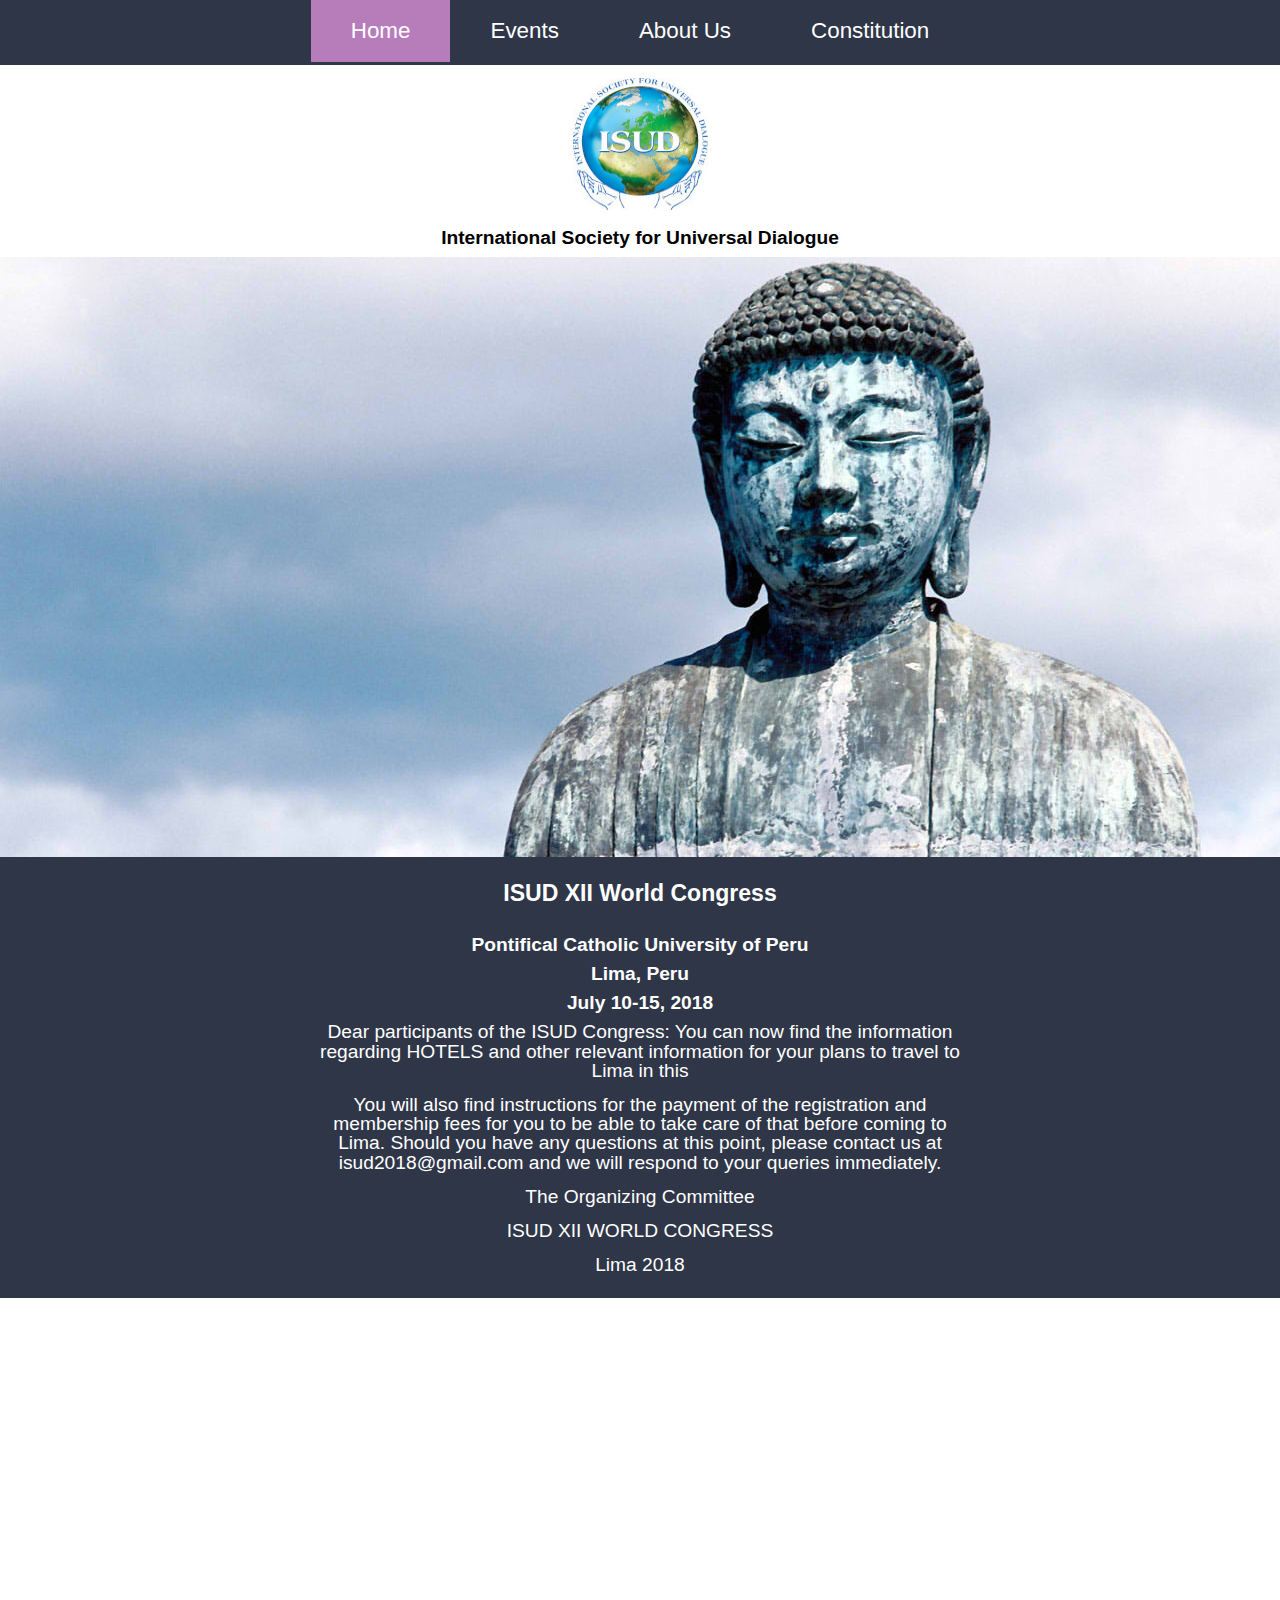
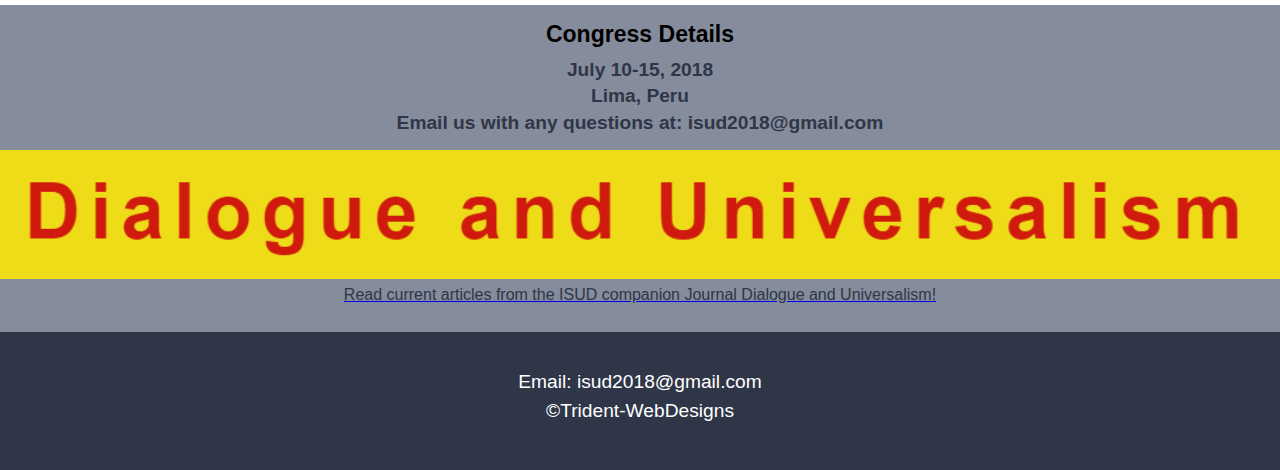
<file: index.html>
<!DOCTYPE html>
<!--Andy Kukuc-->
<!--Geldi Omeri-->
<!--Daniel Rybski-->
<!--ITMD-362-01-->
<!--Project 2-->
<!--24th Oct. 2018-->
<html lang="en">
  <head>
    <meta charset="utf-8"/>
    <meta name="viewport" content="width=device-width,initial-scale=1.0,shrink-to-fit=no"/>
    <link rel="stylesheet" type="text/css" href="css/style.css">
    <link rel="shortcut icon" href="media/ico.ico"/>
    <title>Trident-WebDesigns Project 2</title>
  </head>
  <body id="home">
    <header>
      <div class="logo">
        <img src="media/globe1.jpg" alt="globe" class="banner_pic">
      </div>
      <h1 class="title">International Society for Universal Dialogue</h1>
      <nav class="nav">
        <ul>
          <li><a class="active" href="index.html">Home</a></li>
          <li><a href="events.html">Events</a></li>
          <li><a href="about.html">About Us</a></li>
          <li><a href="const.html">Constitution</a></li>
        </ul>
      </nav>
    </header>
    <main>
      <div id="slideShow">
        <img class="slides" src="media/statue.jpg" alt="Statue">
        <img class="slides" src="media/man.jpg" alt="Man Looking at the Ocean">
        <img class="slides" src="media/monkey.jpg" alt="Monkey">
        <img class="slides" src="media/dirtywater.jpg" alt="Dirty Water">
      </div>
      <div id="isud">
        <h1>ISUD XII World Congress</h1>
        <h2>Pontifical Catholic University of Peru</h2>
        <h2>Lima, Peru</h2>
        <h2>July 10-15, 2018</h2>
        <p>Dear participants of the ISUD Congress: You can now find the information regarding HOTELS and other relevant information for your plans to travel to Lima in this</p>
        <p>You will also find instructions for the payment of the registration and membership fees for you to be able to take care of that before coming to Lima.
        Should you have any questions at this point, please contact us at isud2018@gmail.com and we will respond to your queries immediately.</p>
        <p>The Organizing Committee</p>
        <p>ISUD XII WORLD CONGRESS</p>
        <p class="end">Lima 2018</p>
      </div>
      <div id="isudVideo">
        <iframe class="isudVideo" src="https://www.youtube.com/embed/sF5n78x9LgE" allow="accelerometer; autoplay; encrypted-media; gyroscope; picture-in-picture" allowfullscreen></iframe>
      </div>
      <div id="congress">
        <h1>Congress Details</h1>
        <p>July 10-15, 2018</p>
        <p>Lima, Peru</p>
        <p class="end">Email us with any questions at: isud2018@gmail.com</p>
        <a href="http://dialogueanduniversalism.eu/">
          <img id="DaU" src="media/DaU.png" alt="Dialogue and Universalism">
          <p id="DaUText" class="end">Read current articles from the ISUD companion Journal Dialogue and Universalism!</p>
        </a>
      </div>
    </main>
    <footer>
      <p>Email: <a href="mailto:isud2018@gmail.com">isud2018@gmail.com</a></p>
      <p>©Trident-WebDesigns</p>
      <script type="text/javascript" src="JScript/script.js"></script>
    </footer>
  </body>
</html>
</file>
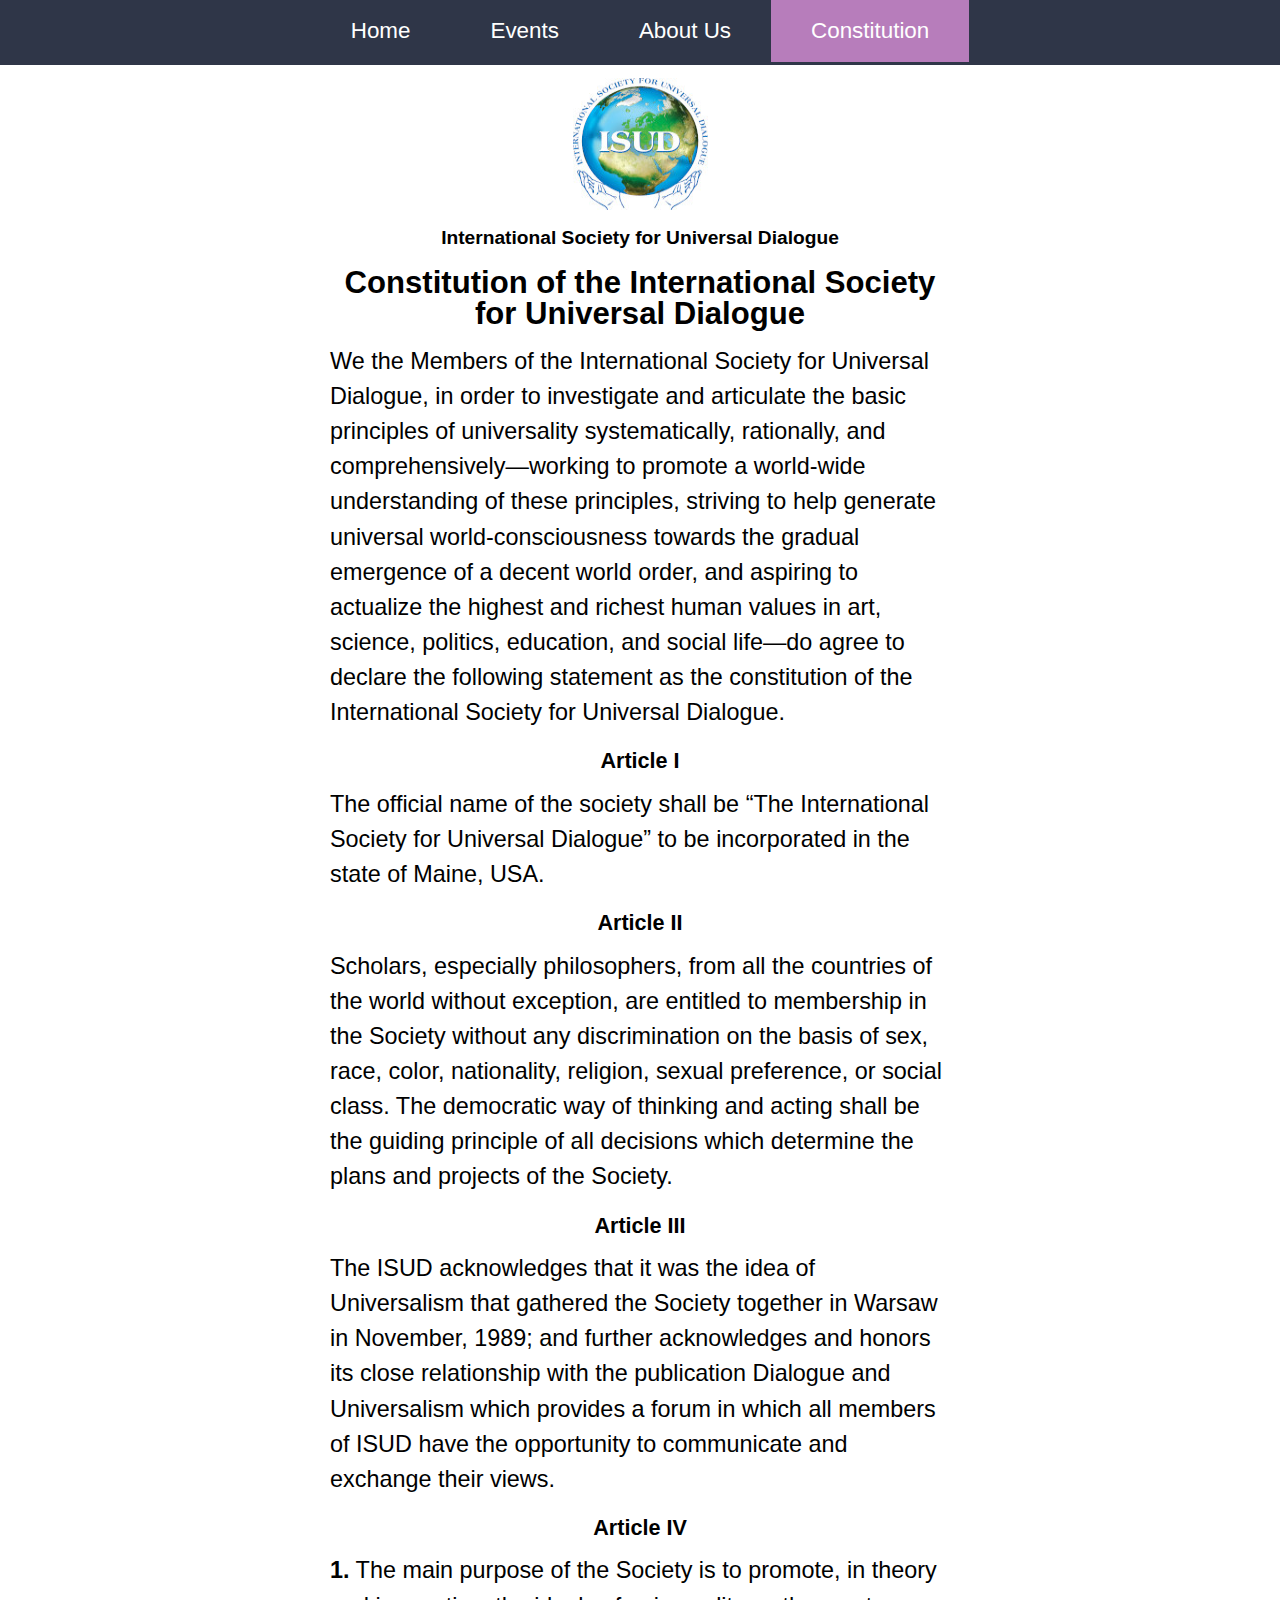
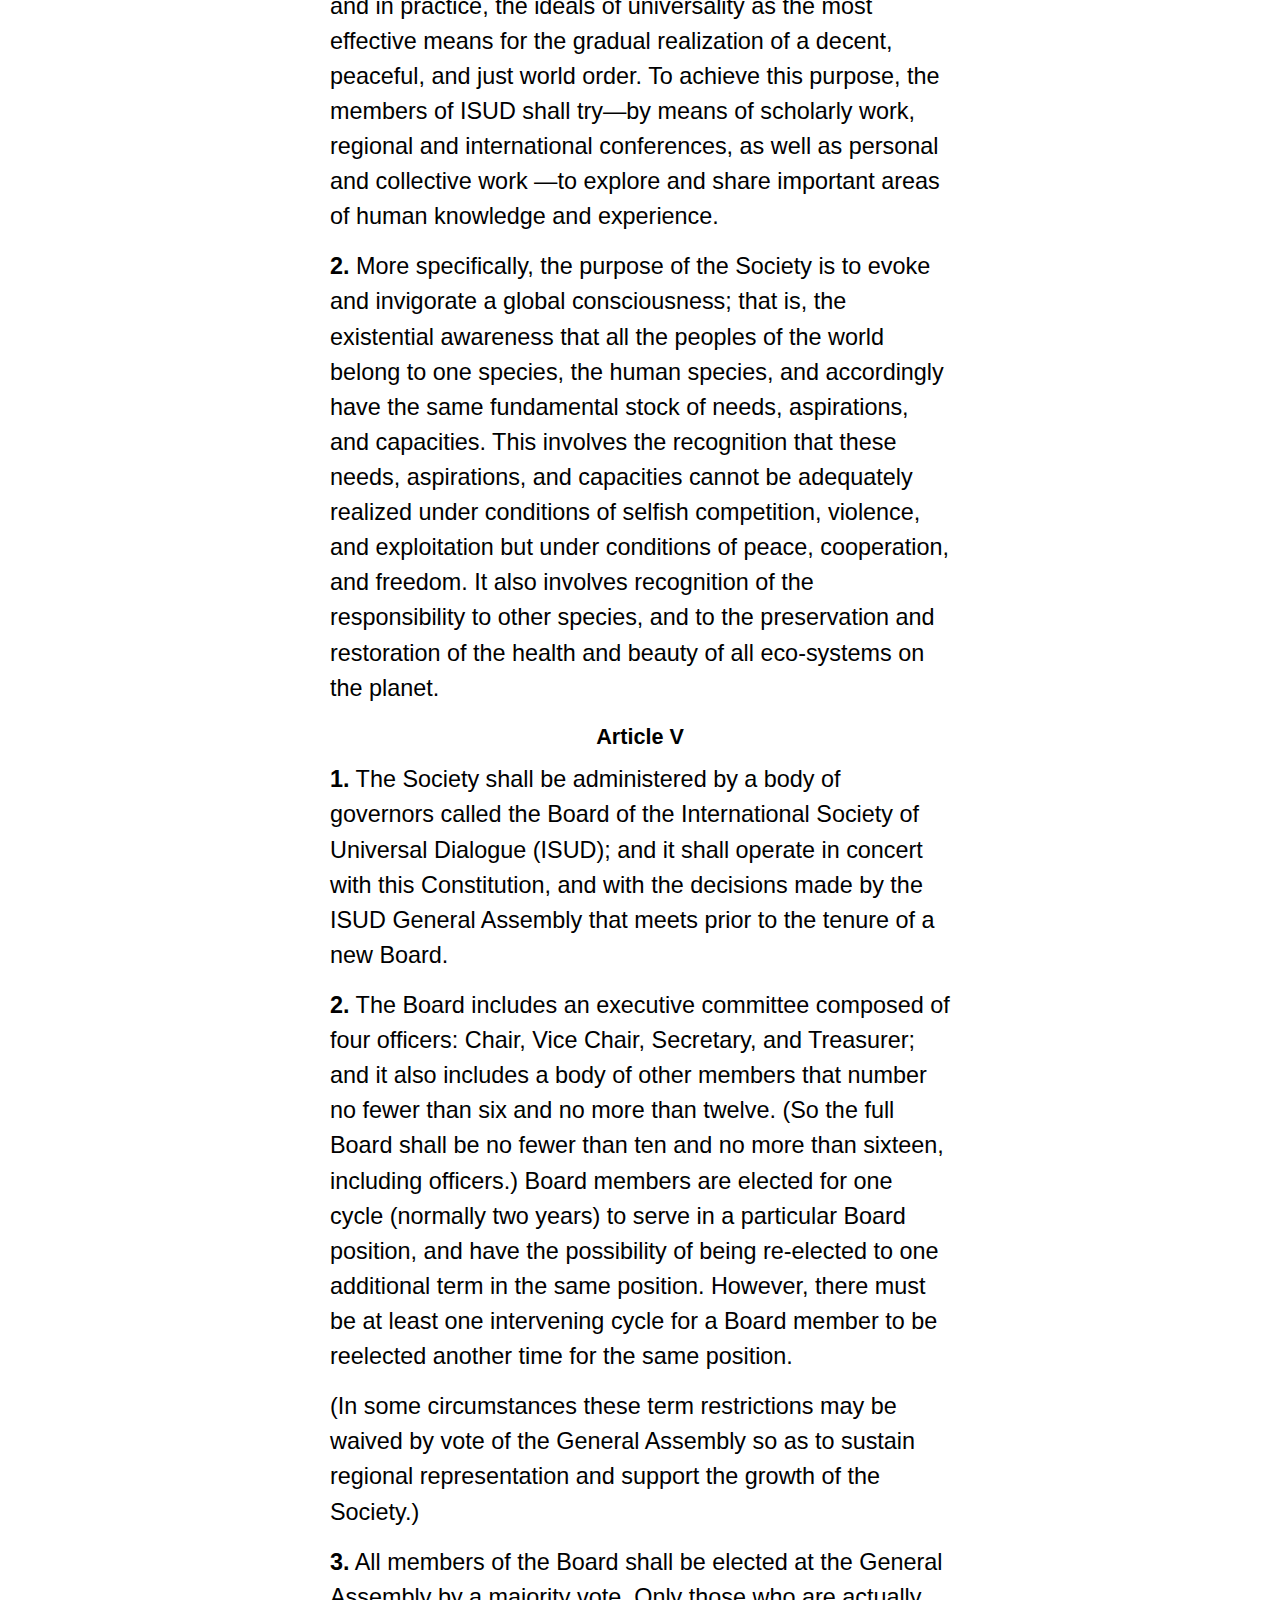
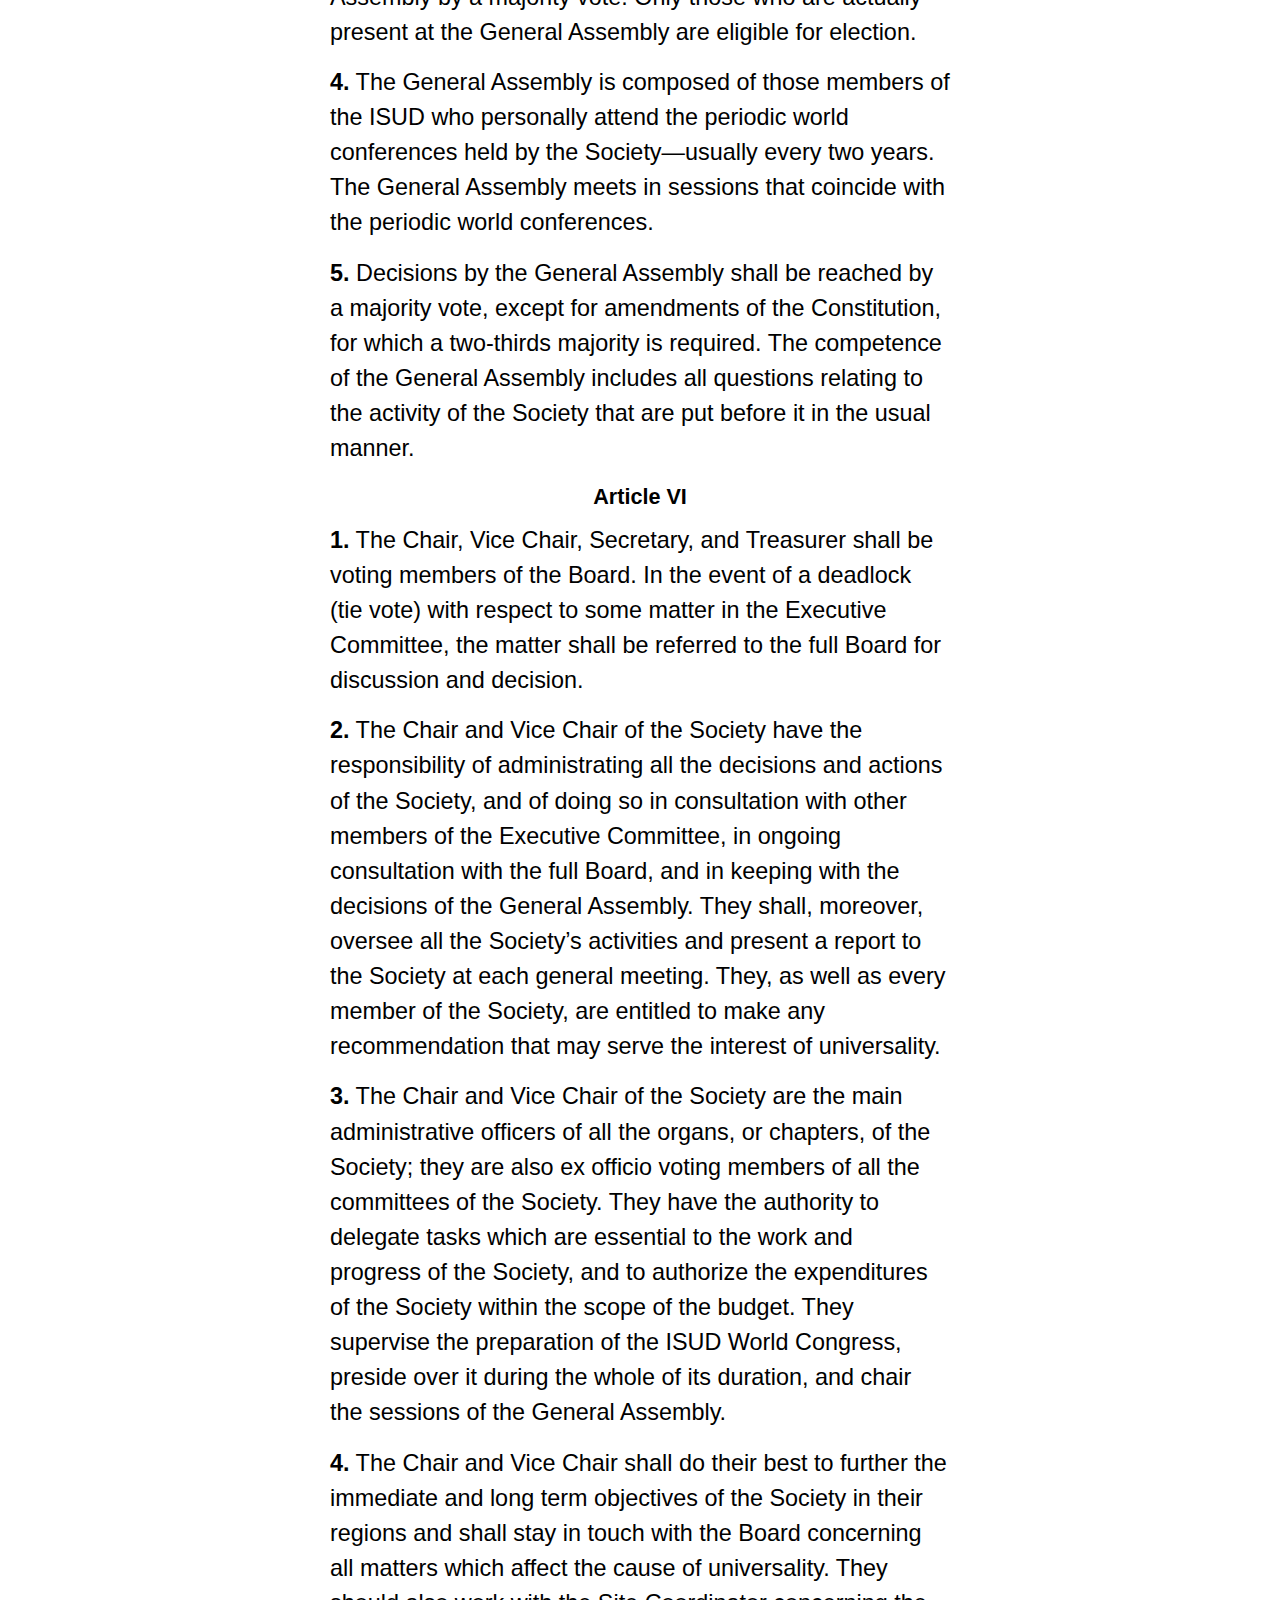
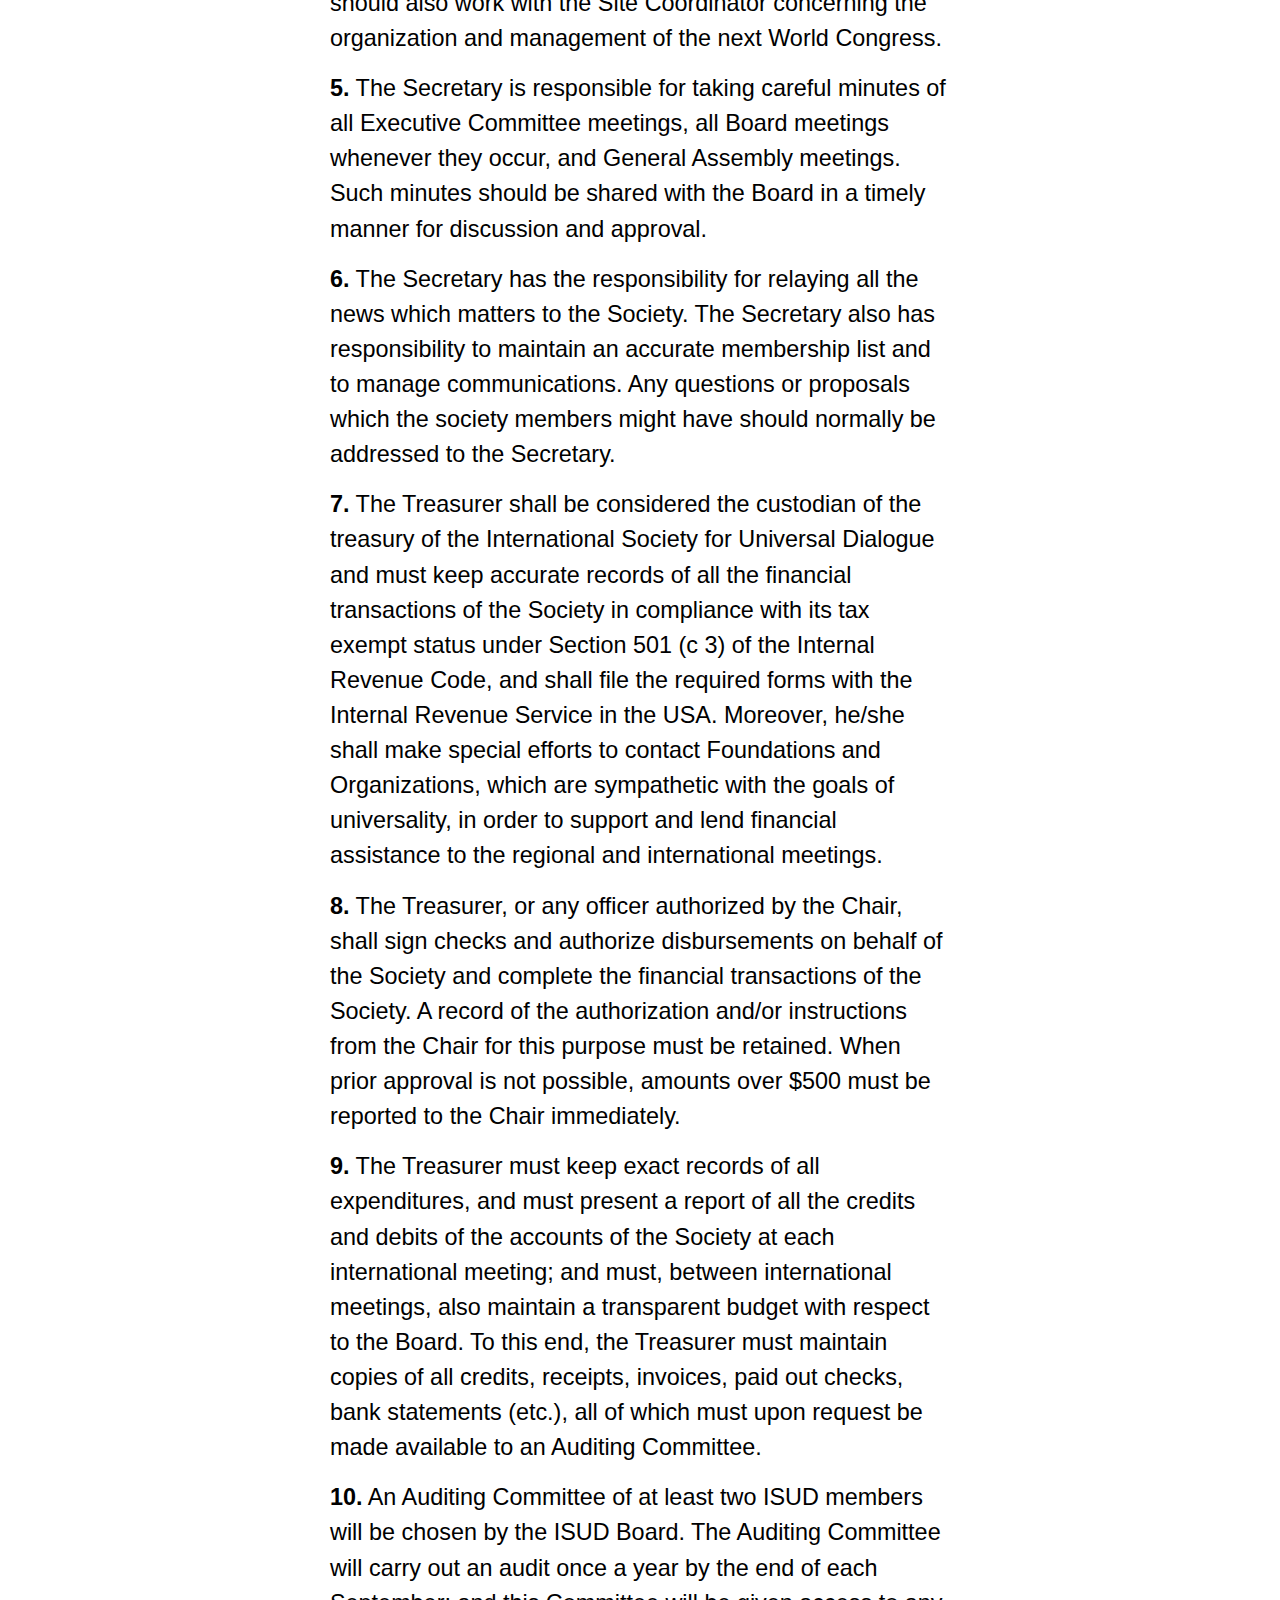
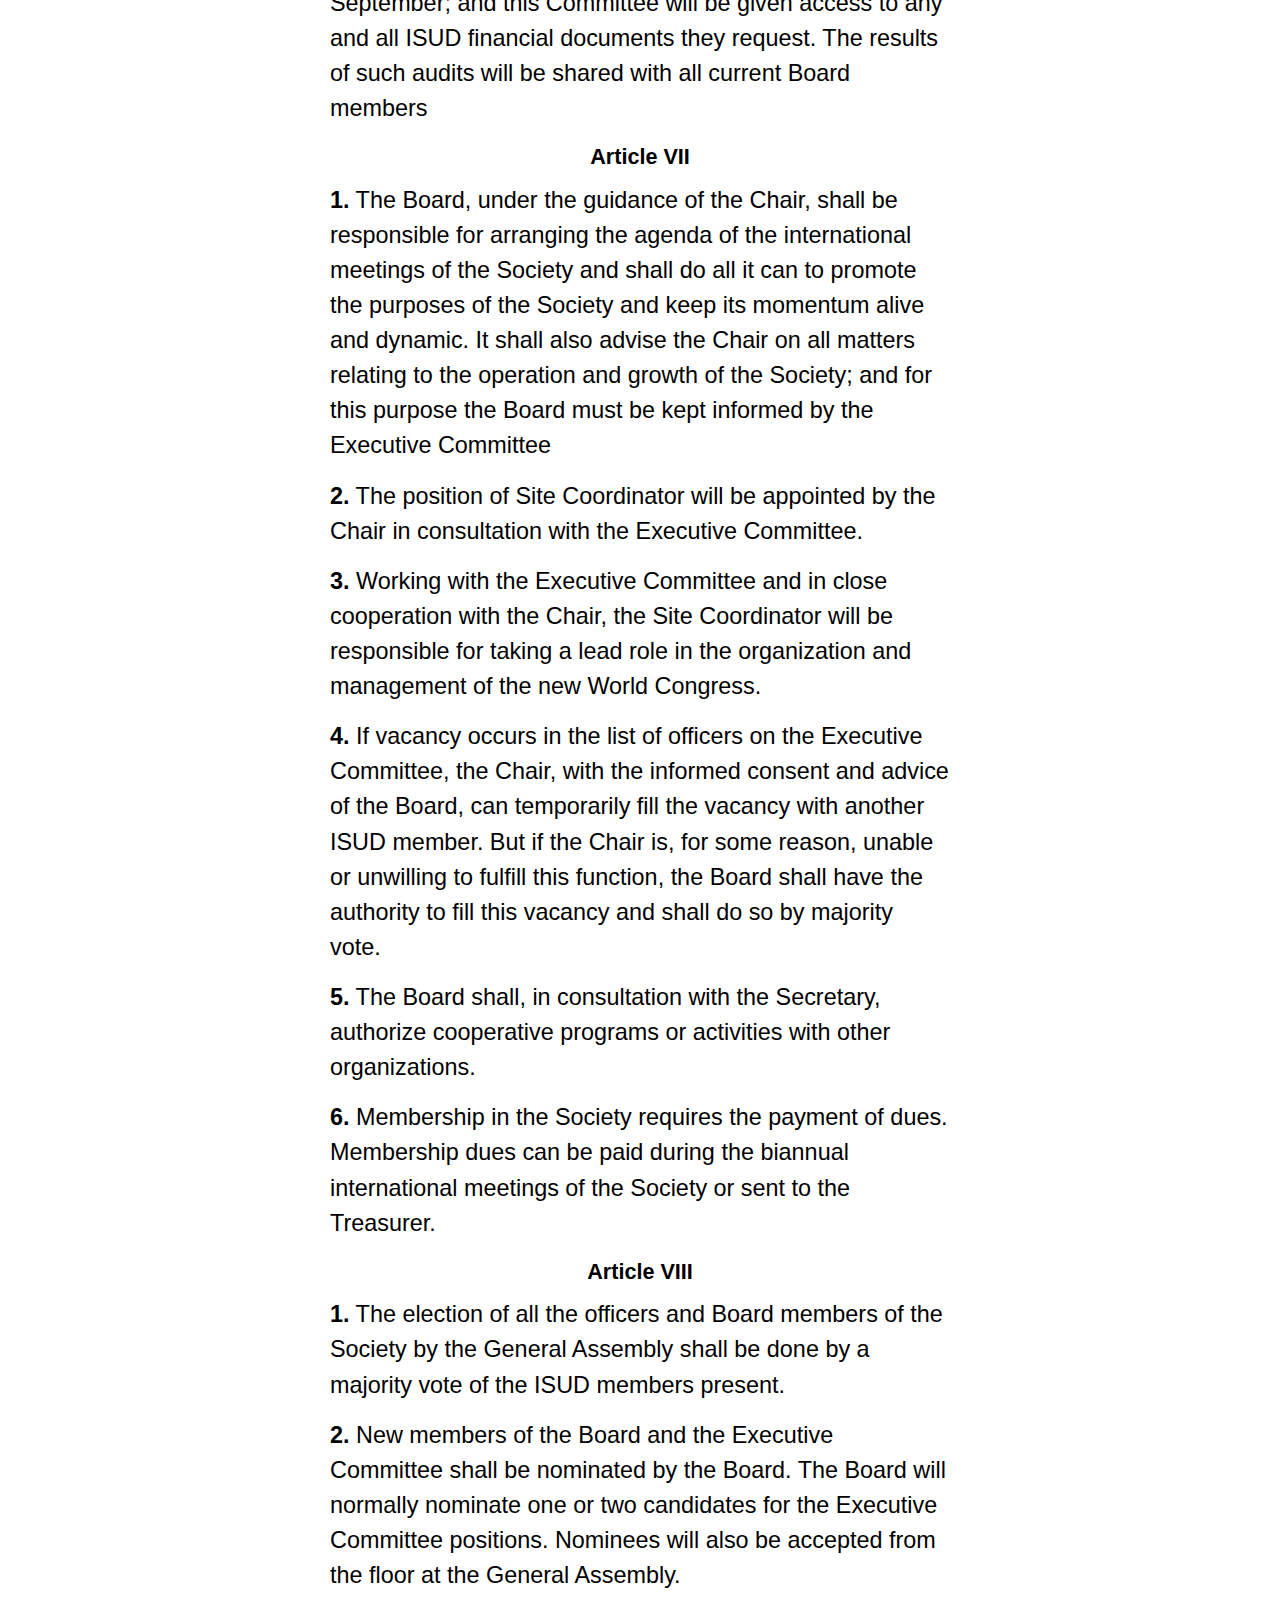
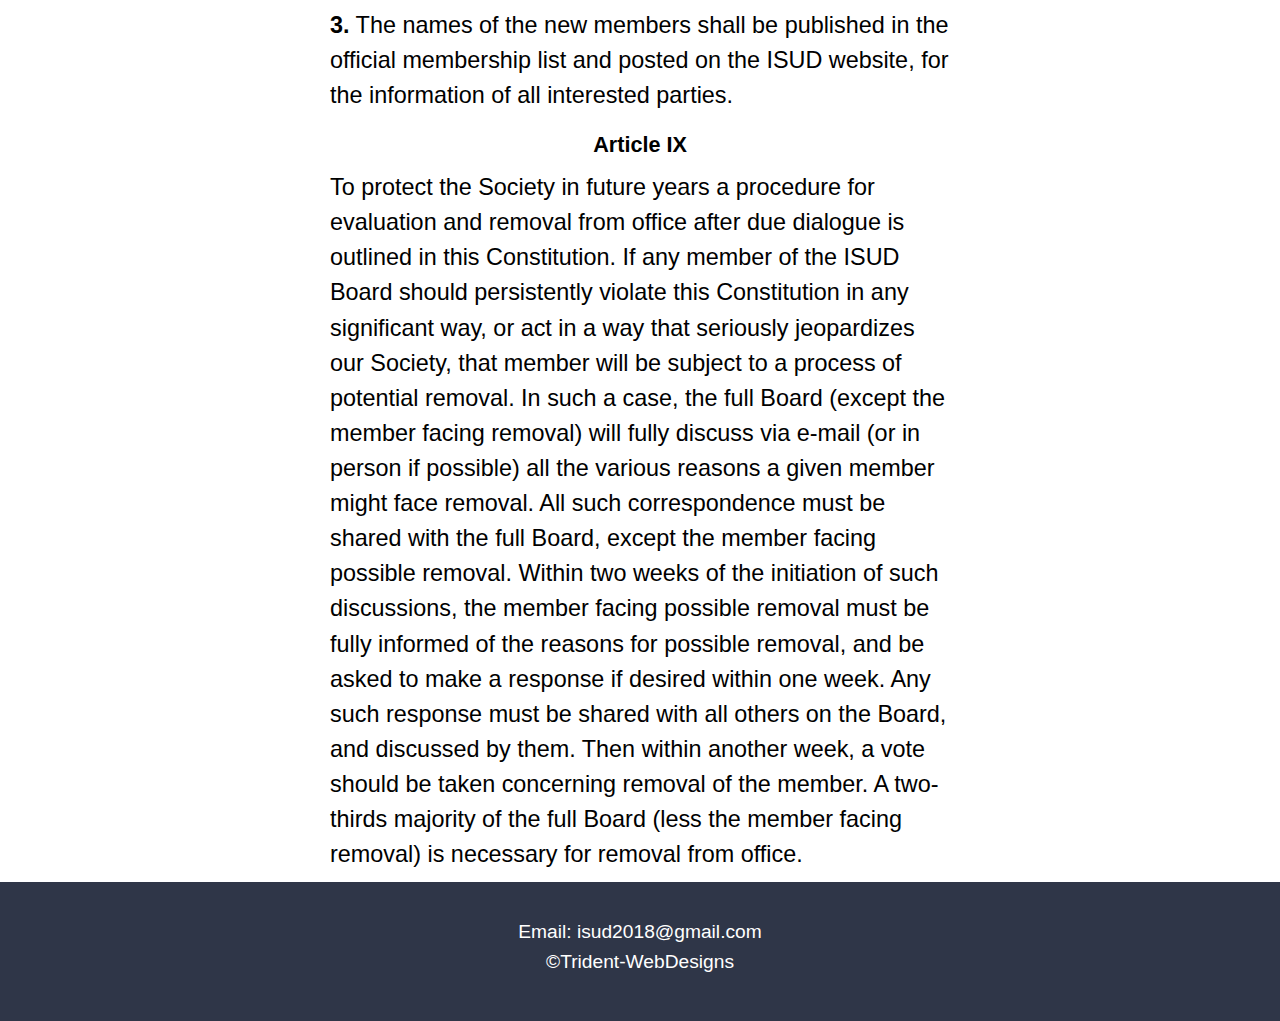
<file: const.html>
<!DOCTYPE html>
<!--Andy Kukuc-->
<!--Geldi Omeri-->
<!--Daniel Rybski-->
<!--ITMD-362-01-->
<!--Project 2-->
<!--15th Nov. 2018-->
<html lang="en">
  <head>
    <meta charset="utf-8"/>
    <meta name="viewport" content="width=device-width,initial-scale=1.0,shrink-to-fit=no"/>
    <link rel="stylesheet" type="text/css" href="css/style.css">
    <link rel="shortcut icon" href="media/ico.ico"/>
    <title>Trident-WebDesigns Project 2</title>
  </head>
  <body id="home">
    <header>
      <div class="logo">
        <img src="media/globe1.jpg" alt="globe" class="banner_pic">
      </div>
      <h1 class="title">International Society for Universal Dialogue</h1>
      <nav class="nav">
        <ul>
          <li><a href="index.html">Home</a></li>
          <li><a href="events.html">Events</a></li>
          <li><a href="about.html">About Us</a></li>
          <li><a class="active" href="const.html">Constitution</a></li>
        </ul>
      </nav>
    </header>
    <main>
    <div id="con">
      <h1 class="con">Constitution of the International Society for Universal Dialogue</h1>
    <p>We the Members of the International Society for Universal Dialogue, in order to investigate and articulate the basic principles of universality systematically, rationally, and comprehensively—working to promote a world-wide understanding of these principles, striving to help generate universal world-consciousness towards the gradual emergence of a decent world order, and aspiring to actualize the highest and richest human values in art, science, politics, education, and social life—do agree to declare the following statement as the constitution of the International Society for Universal Dialogue.</p>
    <h2>Article I</h2>
    <p>The official name of the society shall be “The International Society for Universal Dialogue” to be incorporated in the state of Maine, USA.</p>
	<h2>Article II</h2>
	<p>Scholars, especially philosophers, from all the countries of the world without exception, are entitled to membership in the Society without any discrimination on the basis of sex, race, color, nationality, religion, sexual preference, or social class. The democratic way of thinking and acting shall be the guiding principle of all decisions which determine the plans and projects of the Society.</p>
	<h2>Article III</h2>
	<p>The ISUD acknowledges that it was the idea of Universalism that gathered the Society together in Warsaw in November, 1989; and further acknowledges and honors its close relationship with the publication Dialogue and Universalism which provides a forum in which all members of ISUD have the opportunity to communicate and exchange their views.</p>
	<h2>Article IV</h2>
  <p><strong>1.</strong> The main purpose of the Society is to promote, in theory and in practice, the ideals of universality as the most effective means for the gradual realization of a decent, peaceful, and just world order. To achieve this purpose, the members of ISUD shall try—by means of scholarly work, regional and international conferences, as well as personal and collective work —to explore and share important areas of human knowledge and experience.</p>
  <p><strong>2.</strong> More specifically, the purpose of the Society is to evoke and invigorate a global consciousness; that is, the existential awareness that all the peoples of the world belong to one species, the human species, and accordingly have the same fundamental stock of needs, aspirations, and capacities. This involves the recognition that these needs, aspirations, and capacities cannot be adequately realized under conditions of selfish competition, violence, and exploitation but under conditions of peace, cooperation, and freedom. It also involves recognition of the responsibility to other species, and to the preservation and restoration of the health and beauty of all eco-systems on the planet.</p>
	<h2>Article V</h2>
  <p><strong>1.</strong> The Society shall be administered by a body of governors called the Board of the International Society of Universal Dialogue (ISUD); and it shall operate in concert with this Constitution, and with the decisions made by the ISUD General Assembly that meets prior to the tenure of a new Board.</p>
  <p><strong>2.</strong> The Board includes an executive committee composed of four officers: Chair, Vice Chair, Secretary, and Treasurer; and it also includes a body of other members that number no fewer than six and no more than twelve. (So the full Board shall be no fewer than ten and no more than sixteen, including officers.) Board members are elected for one cycle (normally two years) to serve in a particular Board position, and have the possibility of being re-elected to one additional term in the same position. However, there must be at least one intervening cycle for a Board member to be reelected another time for the same position.</p>
	<p>(In some circumstances these term restrictions may be waived by vote of the General Assembly so as to sustain regional representation and support the growth of the Society.)</p>
  <p><strong>3.</strong> All members of the Board shall be elected at the General Assembly by a majority vote. Only those who are actually present at the General Assembly are eligible for election.</p>
  <p><strong>4.</strong> The General Assembly is composed of those members of the ISUD who personally attend the periodic world conferences held by the Society—usually every two years. The General Assembly meets in sessions that coincide with the periodic world conferences.</p>
  <p><strong>5.</strong> Decisions by the General Assembly shall be reached by a majority vote, except for amendments of the Constitution, for which a two-thirds majority is required. The competence of the General Assembly includes all questions relating to the activity of the Society that are put before it in the usual manner.</p>
	<h2>Article VI</h2>
  <p><strong>1.</strong> The Chair, Vice Chair, Secretary, and Treasurer shall be voting members of the Board. In the event of a deadlock (tie vote) with respect to some matter in the Executive Committee, the matter shall be referred to the full Board for discussion and decision.</p>
  <p><Strong>2.</strong> The Chair and Vice Chair of the Society have the responsibility of administrating all the decisions and actions of the Society, and of doing so in consultation with other members of the Executive Committee, in ongoing consultation with the full Board, and in keeping with the decisions of the General Assembly. They shall, moreover, oversee all the Society’s activities and present a report to the Society at each general meeting. They, as well as every member of the Society, are entitled to make any recommendation that may serve the interest of universality.</p>
  <p><strong>3.</strong> The Chair and Vice Chair of the Society are the main administrative officers of all the organs, or chapters, of the Society; they are also ex officio voting members of all the committees of the Society. They have the authority to delegate tasks which are essential to the work and progress of the Society, and to authorize the expenditures of the Society within the scope of the budget. They supervise the preparation of the ISUD World Congress, preside over it during the whole of its duration, and chair the sessions of the General Assembly.</p>
  <p><strong>4.</strong> The Chair and Vice Chair shall do their best to further the immediate and long term objectives of the Society in their regions and shall stay in touch with the Board concerning all matters which affect the cause of universality. They should also work with the Site Coordinator concerning the organization and management of the next World Congress.</p>
  <p><strong>5.</strong>  The Secretary is responsible for taking careful minutes of all Executive Committee meetings, all Board meetings whenever they occur, and General Assembly meetings. Such minutes should be shared with the Board in a timely manner for discussion and approval.</p>
  <p><strong>6.</strong> The Secretary has the responsibility for relaying all the news which matters to the Society. The Secretary also has responsibility to maintain an accurate membership list and to manage communications. Any questions or proposals which the society members might have should normally be addressed to the Secretary.</p>
  <p><strong>7.</strong> The Treasurer shall be considered the custodian of the treasury of the International Society for Universal Dialogue and must keep accurate records of all the financial transactions of the Society in compliance with its tax exempt status under Section 501 (c 3) of the Internal Revenue Code, and shall file the required forms with the Internal Revenue Service in the USA.  Moreover, he/she shall make special efforts to contact Foundations and Organizations, which are sympathetic with the goals of universality, in order to support and lend financial assistance to the regional and international meetings.</p>
  <p><strong>8.</strong> The Treasurer, or any officer authorized by the Chair, shall sign checks and authorize disbursements on behalf of the Society and complete the financial transactions of the Society.  A record of the authorization and/or instructions from the Chair for this purpose must be retained.  When prior approval is not possible, amounts over $500 must be reported to the Chair immediately.</p>
  <p><strong>9.</strong> The Treasurer must keep exact records of all expenditures, and must present a report of all the credits and debits of the accounts of the Society at each international meeting; and must, between international meetings, also maintain a transparent budget with respect to the Board. To this end, the Treasurer must maintain copies of all credits, receipts, invoices, paid out checks, bank statements (etc.), all of which must upon request be made available to an Auditing Committee.</p>
  <p><strong>10.</strong> An Auditing Committee of at least two ISUD members will be chosen by the ISUD Board. The Auditing Committee will carry out an audit once a year by the end of each September; and this Committee will be given access to any and all ISUD financial documents they request. The results of such audits will be shared with all current Board members</p>
	<h2>Article VII</h2>
  <p><strong>1.</strong> The Board, under the guidance of the Chair, shall be responsible for arranging the agenda of the international meetings of the Society and shall do all it can to promote the purposes of the Society and keep its momentum alive and dynamic. It shall also advise the Chair on all matters relating to the operation and growth of the Society; and for this purpose the Board must be kept informed by the Executive Committee</p>
  <p><strong>2.</strong> The position of Site Coordinator will be appointed by the Chair in consultation with the Executive Committee.</p>
  <p><strong>3.</strong> Working with the Executive Committee and in close cooperation with the Chair, the Site Coordinator will be responsible for taking a lead role in the organization and management of the new World Congress.</p>
  <p><strong>4.</strong> If vacancy occurs in the list of officers on the Executive Committee, the Chair, with the informed consent and advice of the Board, can temporarily fill the vacancy with another ISUD member. But if the Chair is, for some reason, unable or unwilling to fulfill this function, the Board shall have the authority to fill this vacancy and shall do so by majority vote.</p>
  <p><strong>5.</strong> The Board shall, in consultation with the Secretary, authorize cooperative programs or activities with other organizations.</p>
  <p><strong>6.</strong> Membership in the Society requires the payment of dues.  Membership dues can be paid during the biannual international meetings of the Society or sent to the Treasurer.</p>
	<h2>Article VIII</h2>
  <p><strong>1.</strong> The election of all the officers and Board members of the Society by the General Assembly shall be done by a majority vote of the ISUD members present.</p>
  <p><strong>2.</strong> New members of the Board and the Executive Committee shall be nominated by the Board.  The Board will normally nominate one or two candidates for the Executive Committee positions. Nominees will also be accepted from the floor at the General Assembly.</p>
  <p><strong>3.</strong> The names of the new members shall be published in the official membership list and posted on the ISUD website, for the information of all interested parties.</p>
	<h2>Article IX</h2>
	<p>To protect the Society in future years a procedure for evaluation and removal from office after due dialogue is outlined in this Constitution. If any member of the ISUD Board should persistently violate this Constitution in any significant way, or act in a way that seriously jeopardizes our Society, that member will be subject to a process of potential removal. In such a case, the full Board (except the member facing removal) will fully discuss via e-mail (or in person if possible) all the various reasons a given member might face removal. All such correspondence must be shared with the full Board, except the member facing possible removal. Within two weeks of the initiation of such discussions, the member facing possible removal must be fully informed of the reasons for possible removal, and be asked to make a response if desired within one week. Any such response must be shared with all others on the Board, and discussed by them. Then within another week, a vote should be taken concerning removal of the member. A two-thirds majority of the full Board (less the member facing removal) is necessary for removal from office.</p>
  </div>
    </main>
  <footer>
    <p>Email: <a href="mailto:isud2018@gmail.com">isud2018@gmail.com</a></p>
    <p>©Trident-WebDesigns</p>
  </footer>
  </body>
</html>
</file>
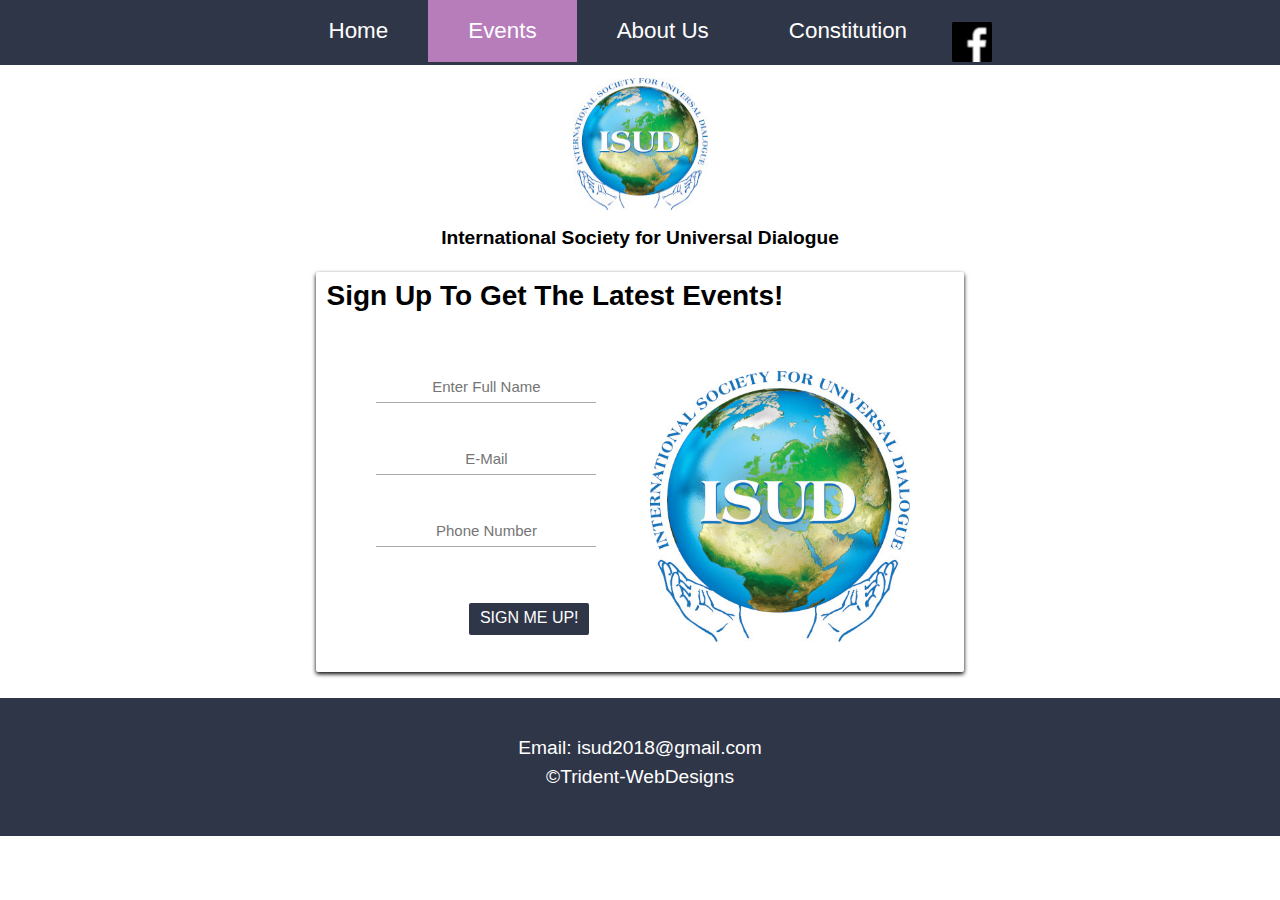
<file: events.html>
<!DOCTYPE html>
<!--Andy Kukuc-->
<!--Geldi Omeri-->
<!--Daniel Rybski-->
<!--Project 2 events page-->
<!--26th Oct. 2018-->
<html lang="en">
  <head>
    <meta charset="utf-8"/>
    <meta name="viewport" content="width=device-width,initial-scale=1/0,shrink-to-fit=no"/>
    <link rel="stylesheet" type="text/css" href="css/style.css">
    <script src="JScript/script.js"></script>
    <link rel="shortcut icon" href="media/ico.ico"/>
    <title>Trident-WebDesigns Events Page</title>
  </head>
  <body id="home">
    <header>
      <div class="logo">
        <img src="media/globe1.jpg" alt="globe" class="banner_pic">
      </div>
      <h1 class="title">International Society for Universal Dialogue</h1>
      <nav class="nav">
        <ul class = "actual_navigation">
         <li><a href="index.html">Home</a></li>
          <li><a class="active" href="events.html">Events</a></li>
          <li><a href="about.html">About Us</a></li>
          <li><a href="const.html">Constitution</a></li>
        </ul>
        <a href="https://www.facebook.com/ISUDXIIWorldCongress"><img src="media/face.png" alt="facebook" class="face"></a>
      </nav>
    </header>
    <main>
    <form id="sign_up_box" method="get" action="#null" autocomplete="on" onsubmit="myFunction();">
      <div class="signup">
        <h1>Sign Up To Get The Latest Events!</h1>
      </div>
      <div class="left">
        <div>
          <input type="text" name="name" value="" placeholder="Enter Full Name" required/>
        </div>
        <div>
          <input type="text" name="email" value="" placeholder="E-Mail" required/>
        </div>
        <div>
          <input type="text" name="phone" value="" placeholder="Phone Number" required/>
        </div>
        <div>
          <input type="submit" name="submit" value="sign me up!">
        </div>
      </div>
      <div class="right">
        <div class="right_image">
          <img src="media/globe2.jpg" alt=globe>
        </div>
      </div>
    </form>
    </main>
    <footer>
      <p>Email: <a href="mailto:isud2018@gmail.com">isud2018@gmail.com</a></p>
      <p><a href="https://github.com/Trident-WebDesigns/Project_2">©Trident-WebDesigns</a></p>
    </footer>
  </body>
</html>
</file>
<file: css/style.css>
/*Andy Kukuc
Daniel Rybski
Geldi Omeri
Professor Krieglstien
10-24-2018
Project 2 css page */

/* http://meyerweb.com/eric/tools/css/reset/
   v2.0 | 20110126
   License: none (public domain)
*/

html, body, div, span, applet, object, iframe,
h1, h2, h3, h4, h5, h6, p, blockquote, pre,
a, abbr, acronym, address, big, cite, code,
del, dfn, em, img, ins, kbd, q, s, samp,
small, strike, strong, sub, sup, tt, var,
b, u, i, center,
dl, dt, dd, ol, ul, li,
fieldset, form, label, legend,
table, caption, tbody, tfoot, thead, tr, th, td,
article, aside, canvas, details, embed,
figure, figcaption, footer, header, hgroup,
menu, nav, output, ruby, section, summary,
time, mark, audio, video {
	margin: 0;
	padding: 0;
	border: 0;
	font-size: 100%;
	font: inherit;
	vertical-align: baseline;
}
/* HTML5 display-role reset for older browsers */
article, aside, details, figcaption, figure,
footer, header, hgroup, menu, nav, section {
	display: block;
}
body {
	line-height: 1;
}
ol, ul {
	list-style: none;
}a
blockquote, q {
	quotes: none;
}
blockquote:before, blockquote:after,
q:before, q:after {
	content: '';
	content: none;
}
table {
	border-collapse: collapse;
	border-spacing: 0;
}
/* select normalize css */

/*! normalize.css v7.0.0 | MIT License | github.com/necolas/normalize.css */

/* Forms
   ========================================================================== */

/**
 * 1. Change the font styles in all browsers (opinionated).
 * 2. Remove the margin in Firefox and Safari.
 */

button,
input,
optgroup,
select,
textarea {
  font-family: sans-serif; /* 1 */
  font-size: 100%; /* 1 */
  line-height: 1.15; /* 1 */
  margin: 0; /* 2 */
}

/**
 * Show the overflow in IE.
 * 1. Show the overflow in Edge.
 */

button,
input { /* 1 */
  overflow: visible;
}

/**
 * Remove the inheritance of text transform in Edge, Firefox, and IE.
 * 1. Remove the inheritance of text transform in Firefox.
 */

button,
select { /* 1 */
  text-transform: none;
}

/**
 * 1. Prevent a WebKit bug where (2) destroys native `audio` and `video`
 *    controls in Android 4.
 * 2. Correct the inability to style clickable types in iOS and Safari.
 */

button,
html [type="button"], /* 1 */
[type="reset"],
[type="submit"] {
  -webkit-appearance: button; /* 2 */
}

/**
 * Remove the inner border and padding in Firefox.
 */

button::-moz-focus-inner,
[type="button"]::-moz-focus-inner,
[type="reset"]::-moz-focus-inner,
[type="submit"]::-moz-focus-inner {
  border-style: none;
  padding: 0;
}

/**
 * Restore the focus styles unset by the previous rule.
 */

button:-moz-focusring,
[type="button"]:-moz-focusring,
[type="reset"]:-moz-focusring,
[type="submit"]:-moz-focusring {
  outline: 1px dotted ButtonText;
}

/**
 * Correct the padding in Firefox.
 */

fieldset {
  padding: 0.35em 0.75em 0.625em;
}

/**
 * 1. Correct the text wrapping in Edge and IE.
 * 2. Correct the color inheritance from `fieldset` elements in IE.
 * 3. Remove the padding so developers are not caught out when they zero out
 *    `fieldset` elements in all browsers.
 */

legend {
  box-sizing: border-box; /* 1 */
  color: inherit; /* 2 */
  display: table; /* 1 */
  max-width: 100%; /* 1 */
  padding: 0; /* 3 */
  white-space: normal; /* 1 */
}

/**
 * 1. Add the correct display in IE 9-.
 * 2. Add the correct vertical alignment in Chrome, Firefox, and Opera.
 */

progress {
  display: inline-block; /* 1 */
  vertical-align: baseline; /* 2 */
}

/**
* Remove the default vertical scrollbar in IE.
 */

textarea {
  overflow: auto;
}

/**
 * 1. Add the correct box sizing in IE 10-.
 * 2. Remove the padding in IE 10-.
 */

[type="checkbox"],
[type="radio"] {
  box-sizing: border-box; /* 1 */
  padding: 0; /* 2 */
}

/**
 * Correct the cursor style of increment and decrement buttons in Chrome.
 */

[type="number"]::-webkit-inner-spin-button,
[type="number"]::-webkit-outer-spin-button {
  height: auto;
}

/**
 * 1. Correct the odd appearance in Chrome and Safari.
 * 2. Correct the outline style in Safari.
 */

[type="search"] {
  -webkit-appearance: textfield; /* 1 */
  outline-offset: -2px; /* 2 */
}

/**
 * Remove the inner padding and cancel buttons in Chrome and Safari on macOS.
 */

[type="search"]::-webkit-search-cancel-button,
[type="search"]::-webkit-search-decoration {
  -webkit-appearance: none;
}

/**
 * 1. Correct the inability to style clickable types in iOS and Safari.
 * 2. Change font properties to `inherit` in Safari.
 */

::-webkit-file-upload-button {
  -webkit-appearance: button; /* 1 */
  font: inherit; /* 2 */
}
/* Mobile first css */
form {
  margin: 0 0 5px 0;
  width: 100%;
}
form > label,
legend {
  width: 100%;
  float: none;
}

label {
  width: 100%;
  text-align: center;
}

form > fieldset {
  width: 80%;
  float: none;
}

input[type=email],
input[type=text],
input[type=date] {
  width: 95%;
}

/*Navigation Bar Styling*/

.nav {
  width: 100%;
  position: fixed;
  background-color: #2F3648;
  text-align: center;
  top:0;
  z-index: 99999;
}

.nav ul {
  list-style-type: none;
  margin: 0;
  padding: 0;
  background-color: #2F3648;
  display: inline-block;
  position: sticky;
  position: -webkit-sticky;
  top: 0;
}

.nav li {
  float: left;
  font-size: 1.2em;
}

.nav li a {
  display: block;
  color: white;
  text-align: center;
  padding: 12px 8px;
  text-decoration: none;
}

.nav a:hover {
  background-color: #BA27C4;
}

.nav a.active {
  background-color: #B77DBB;
}

/*Background Color and Font Stacks*/

body, html {
  background-color: White;
  font-family:"Segoe UI", Helvetica, Tahoma, sans-serif;
  color: black;
}
div#about > html {
  font-size: 1.125em;
}
.title{
  text-align: center;
  font-weight: bold;
  font-size: 1.2em;
  margin-top: 5px;
  margin-bottom: 10px;
}

.banner_pic {
  margin-top: 50px;
  max-width: 135px;
  max-height: 132px;
  display: block;
  margin-left: auto;
  margin-right: auto;
  width: 50%;
  position: static;
  padding: 1%;
}

.face {
  display: inline-block;
	position: relative;
}
/*Home Page Specific CSS - Geldi Omeri*/

div#slideShow{
  /* Main wrapper for all images */
  max-width: 100%;
  max-height: 100%;
  margin: auto;
  overflow: hidden;
  position: relative;
}

.slides{
  width: 100%;
  height: 100%;
  margin-left: auto;
  margin-right: auto;
  display: inline-block;
}

div#isud{
  background-color: #2F3648;
  color: white;
  text-align: center;
  padding-bottom: 1px;
}
div#isud > h1{
  font-size: 1.44em;
  font-weight: bold;
  padding: 25px;
}

div#isud > h2{
  font-size: 1.2em;
  font-weight: bold;
  padding: 5px;
}

div#isud > p{
  margin-top: 5px;
  padding-left: 10px;
  padding-right: 10px;
  padding-bottom: 10px;
}

div#isudVideo{
  max-height: 50%;
  max-width: 96%;
  margin: auto;
  position: relative;
  padding-bottom: 56.25%;
  padding-top: 25px;
  margin-top: 1%;
  margin-bottom: 1%;
  border: 0px;
}

.isudVideo{
  position: absolute;
  top: 0;
  left: 0;
  width: 100%;
  height: 100%;
  margin-left: auto;
  margin-right: auto;
  display: block;
}

div#congress{
  background-color: #858C9B;
  margin-top: 1%;
  margin-bottom: 0%;
  padding-bottom: 1px;
  text-align: center;
}

div#congress > h1{
  font-size: 1.44em;
  font-weight: bold;
  padding: 18px;
  padding-bottom: 12px;
}

div#congress > p{
  padding: 2px;
  padding-bottom: 5px;
  color: #2F3648;
  font-weight: 600;
}

p.end{
  padding-bottom: 10px;
}

img#DaU{
  width: 100%;
}

p#DaUText{
  margin-top: 5px;
  margin-bottom: 18px;
  font-size: 0.8em;
  width: 80%;
  margin-left: auto;
  margin-right: auto;
  color: #2F3648;
  text-decoration: none;
}

footer{
  background-color: #2F3648;
  color: white;
  position: relative;
  left: 0;
  bottom: 0;
  width: 100%;
  text-align: center;
  padding-bottom: 20px;
  padding-top: 20px;
}

footer p {
  padding-bottom: 10px;
}

footer a {
  text-decoration: none;
  color: white;
}

footer a:hover {
  color: #E9E125;
  font-weight: 600;
}

/*Andy Kukuc about.html css DON'T TOUCH*/
#map { /*google maps api key no longer free*/
  height: 250px;
  width: 100%;
  border: 5px solid black;
  margin-top: 20px;
  position: relative;
  margin-right: auto;
  margin-left: auto;
}

div#about > h1 {
  font-size: 1.4em;
  font-weight: bold;
  padding: 10px;
  text-align: center;
}

div#about > h3 {
  font-size:1.2em;
  font-weight: bold;
  padding: 10px;
}

div#about > p {
  line-height: 1.5;
  margin-top: 5px;
  margin-left: 10px;
  margin-right: 10px;
  padding-bottom: 10px;
  font-size: 1.3em;
}
div#con h1 {
  padding: 10px;
  font-family: inherit;
  font-weight: bold;
  text-align: center;
}
div#con h2 {
  font-size: 1.2em;
  font-weight: bold;
  padding: 10px;
}
div#con p{
  margin-left: 10px;
  margin-right: 10px;
  font-size: 1.3em;
  padding-bottom: 10px;
  line-height: 1.5;
  margin-top: 5px;
}
strong {
  font-weight: bold;
}
mark {
  background-color: #E9E125;
}
/* css for the events page. DJ RYBSKI */
#sign_up_box {
  display:grid;
  grid-template-columns: repeat(2,1fr);
  grid-template-rows:auto;
  grid-column-gap:20px;
  margin: 2% auto;
  width: 96%;
  height: 400px;
  background: #ffffff;
  border-radius: 2px;
  box-shadow: 0 2px 4px;
}
.signup{
  grid-column-start:1;
  grid-column-end:3;
}
.left {
  text-align: center;
  box-sizing: border-box;
  grid-column-end:2;
}
.right{
  grid-column-end:3;
  grid-row-start:2;
  grid-row-end:3;
}

.right_image img{
  display: none;
  max-width:83%;
}

.signup > h1 {
  margin: 0 0 20px 0;
  font-weight: 700;
  font-size: 28px;
  padding: 10px;
}

input[type="text"] {
  font-family: inherit;
	display: block;
  text-align:center;
  box-sizing: border-box;
  margin-bottom: 40px;
  margin-left: 4.00em;
  padding: 4px;
  width: 220px;
  height: 32px;
  border: none;
  border-bottom: 1px solid #AAAAAA;
  font-weight: 400;
  font-size: 15px;
  transition: 0.2s ease;
}

input[type="text"]:focus {
  border-bottom: 2px solid #BA27C4;
  transition: 0.2s ease;
}

input[type="submit"] {
  margin-top: 1em;
  font-family: inherit;
  margin-left: 3.00em;
  width: 120px;
  height: 32px;
  background: #2F3648;
  border: none;
  border-radius: 2px;
  color: #FFF;
  font-weight: 500;
  text-transform: uppercase;
  transition: 0.1s ease;
  cursor: pointer;
  margin-left: 7.000em;
}
input[type="submit"]:hover, input[type="submit"]:focus  {
    opacity: 0.8;
    background-color: #BA27C4;
    box-shadow: 0 2px 4px;
    transition: 0.1s ease;
}

/*Larger Phones, Side View on Phones, and Small Tablet Screen Size*/

@media screen and (min-width: 480px) {
  form > label,
  legend {
    text-align: center;
    width: 100%;
  }

	.nav li a {
	  padding: 12px 16px;
	}

	.nav li {
	  font-size: 1.4em;
	}

/*Home Page CSS - Geldi Omeri*/

  #isud  h1, h2, #isud p{
    width: 70%;
    margin-left: auto;
    margin-right: auto;
    text-align: center;
  }

  p.end{
    margin-bottom: 10px;
  }

  div#isudVideo{
    max-width: 70%;
    padding-bottom: 40%;
  }

  footer{
    padding-top: 30px;
    padding-bottom: 30px;
  }
  #sign_up_box {
    width: 100%;
  }
  #con {
    text-align: left;
    font-size: 1.125em;
  }

	/*events page*/

	.right_image img{
	  display: block;
}

/*Tablets, Small laptops*/

@media screen and (min-width: 768px){
	.banner_pic{
		margin-top: 55px;
	}

/*Home Page CSS - Geldi Omeri*/

  .nav li a {
    padding: 15px 30px;
  }


  #isud > h1, h2, #isud p{
    width: 60%;
  }

  p.end{
    margin-bottom: 13px;
  }

  div#isudVideo{
    max-width: 60%;
    padding-bottom: 30%;
  }

  footer{
    padding-top: 35px;
    padding-bottom: 35px;
  }
  #sign_up_box {
    width: 80%;
  }
}

/*Desktops, Large Monitors*/

@media screen and (min-width: 1024px){

	.banner_pic{
		margin-top: 65px;
	}

/*Home Page CSS - Geldi Omeri*/

  .nav li a {
    padding: 20px 40px;
  }

  #isud > h1, h2,#isud p,#con{
    width: 50%;
	}

  h1{
    font-size: 1.728em;
  }

  h2{
    font-size: 1.44em;
  }

  p{
    font-size: 1.2em;
   }

  p#DaUText{
    font-size: 1em;
  }

  div#isudVideo{
    max-width: 40%;
    padding-bottom: 20%;
  }

  footer{
    padding-top: 40px;
    padding-bottom: 40px;
  }
  #map, #about,#con  {
    max-width: 72.444em;
  }
  #about {
    margin-right: auto;
    margin-left: auto;
  }
  #sign_up_box {
    max-width: 40.444em;
  }
  #con {
    margin-right: auto;
    margin-left: auto;
  }
}
</file>
